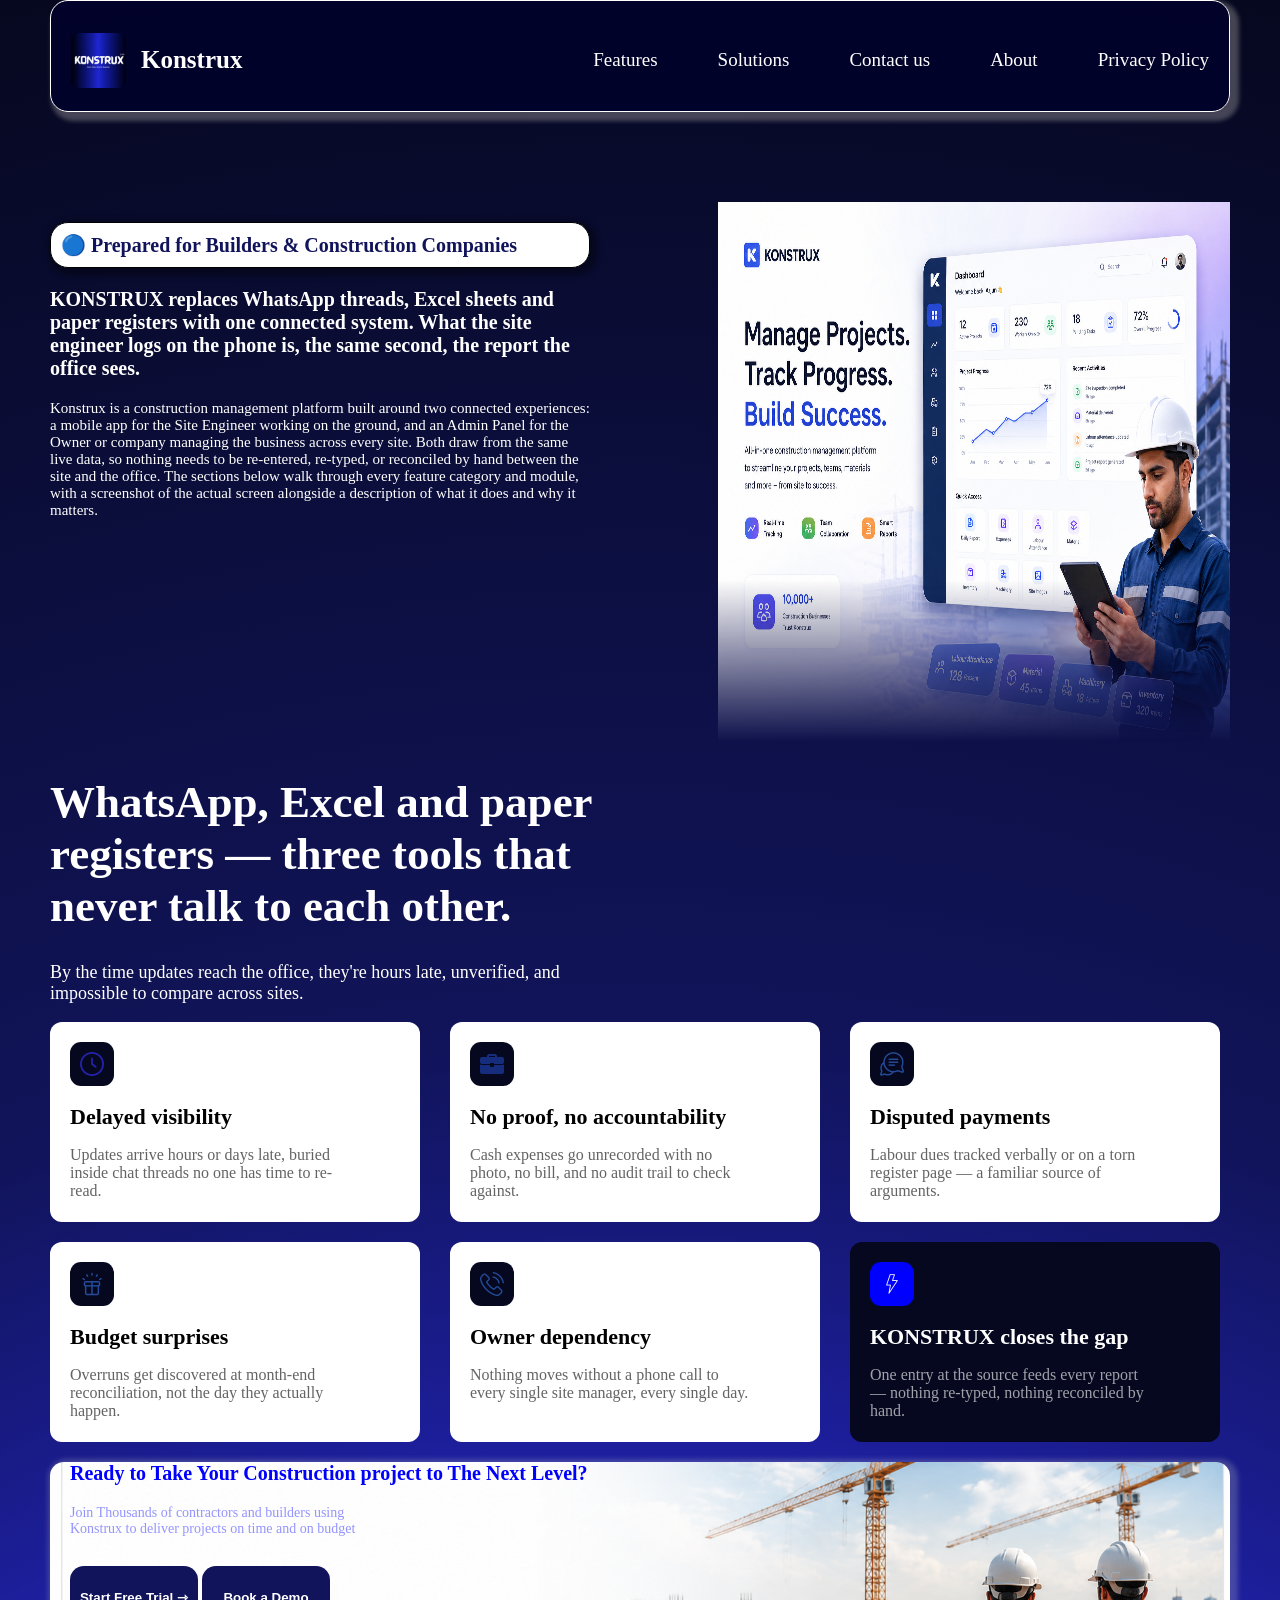
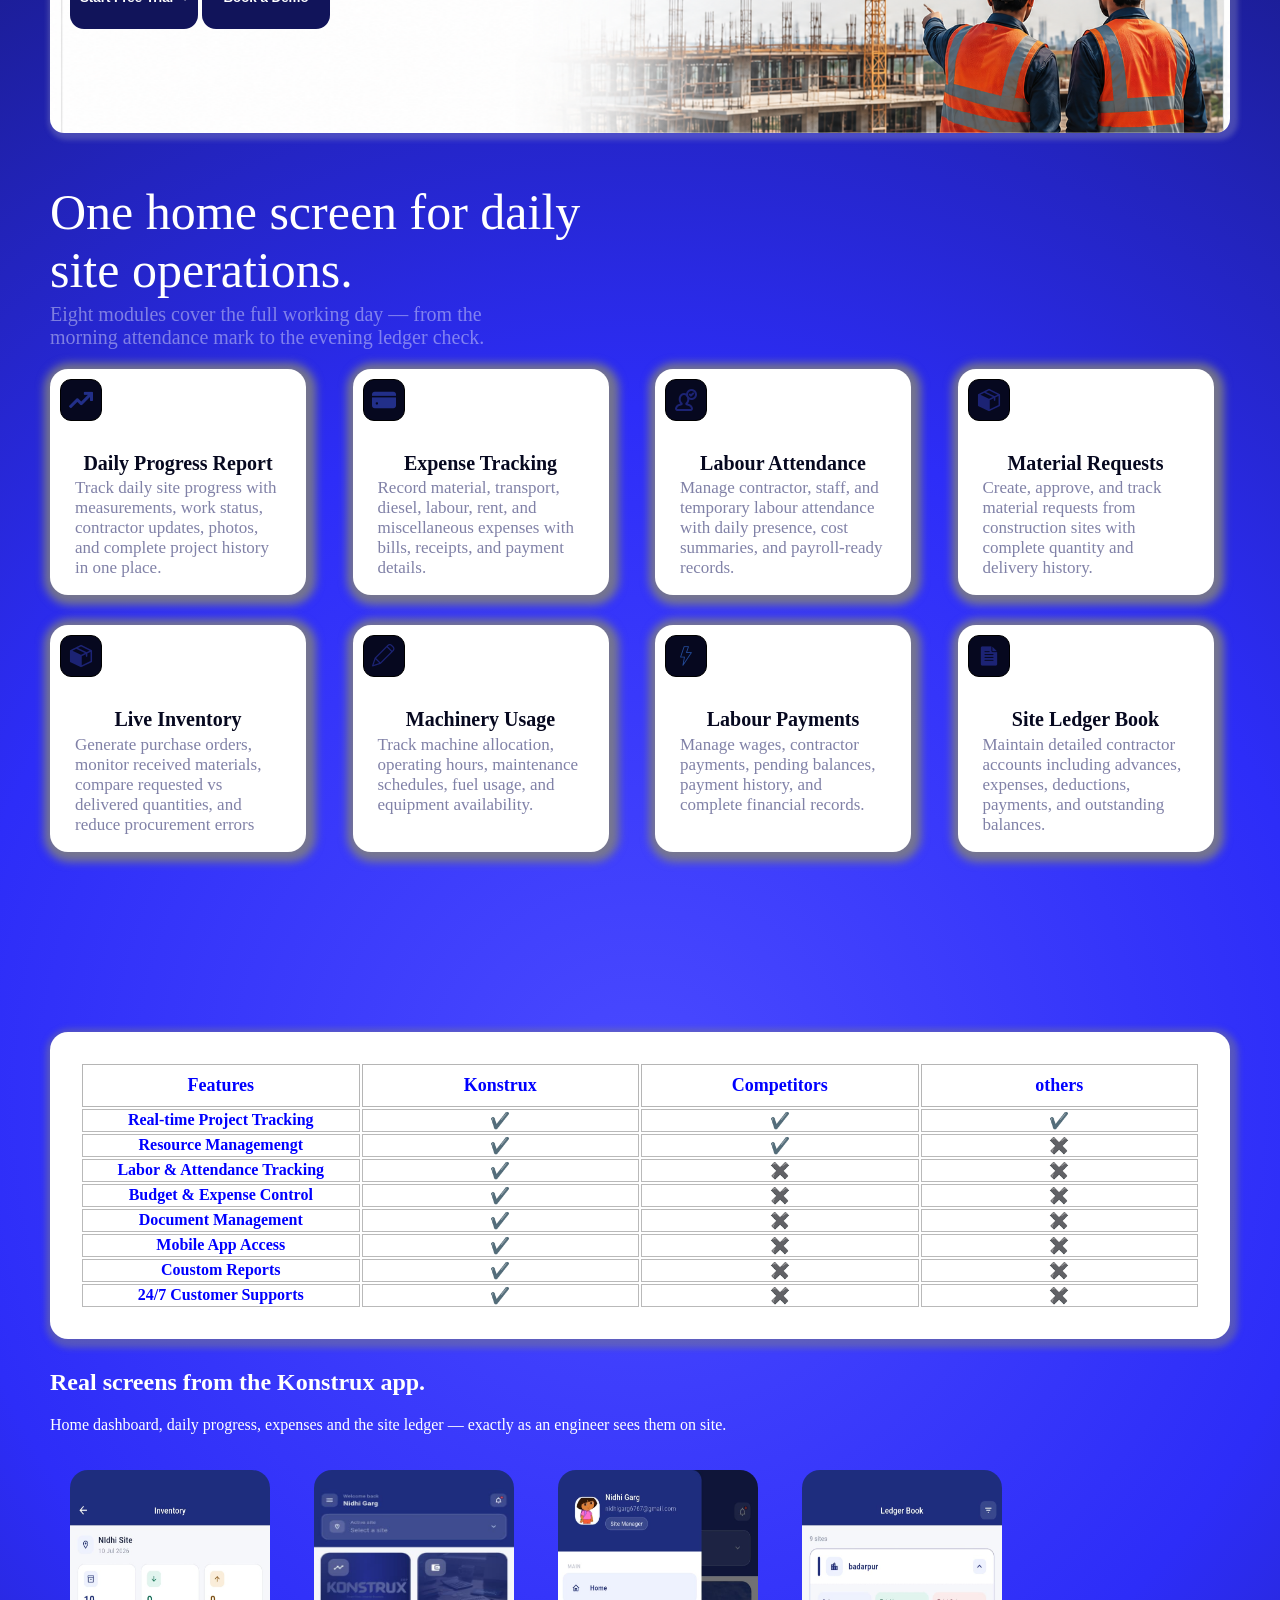
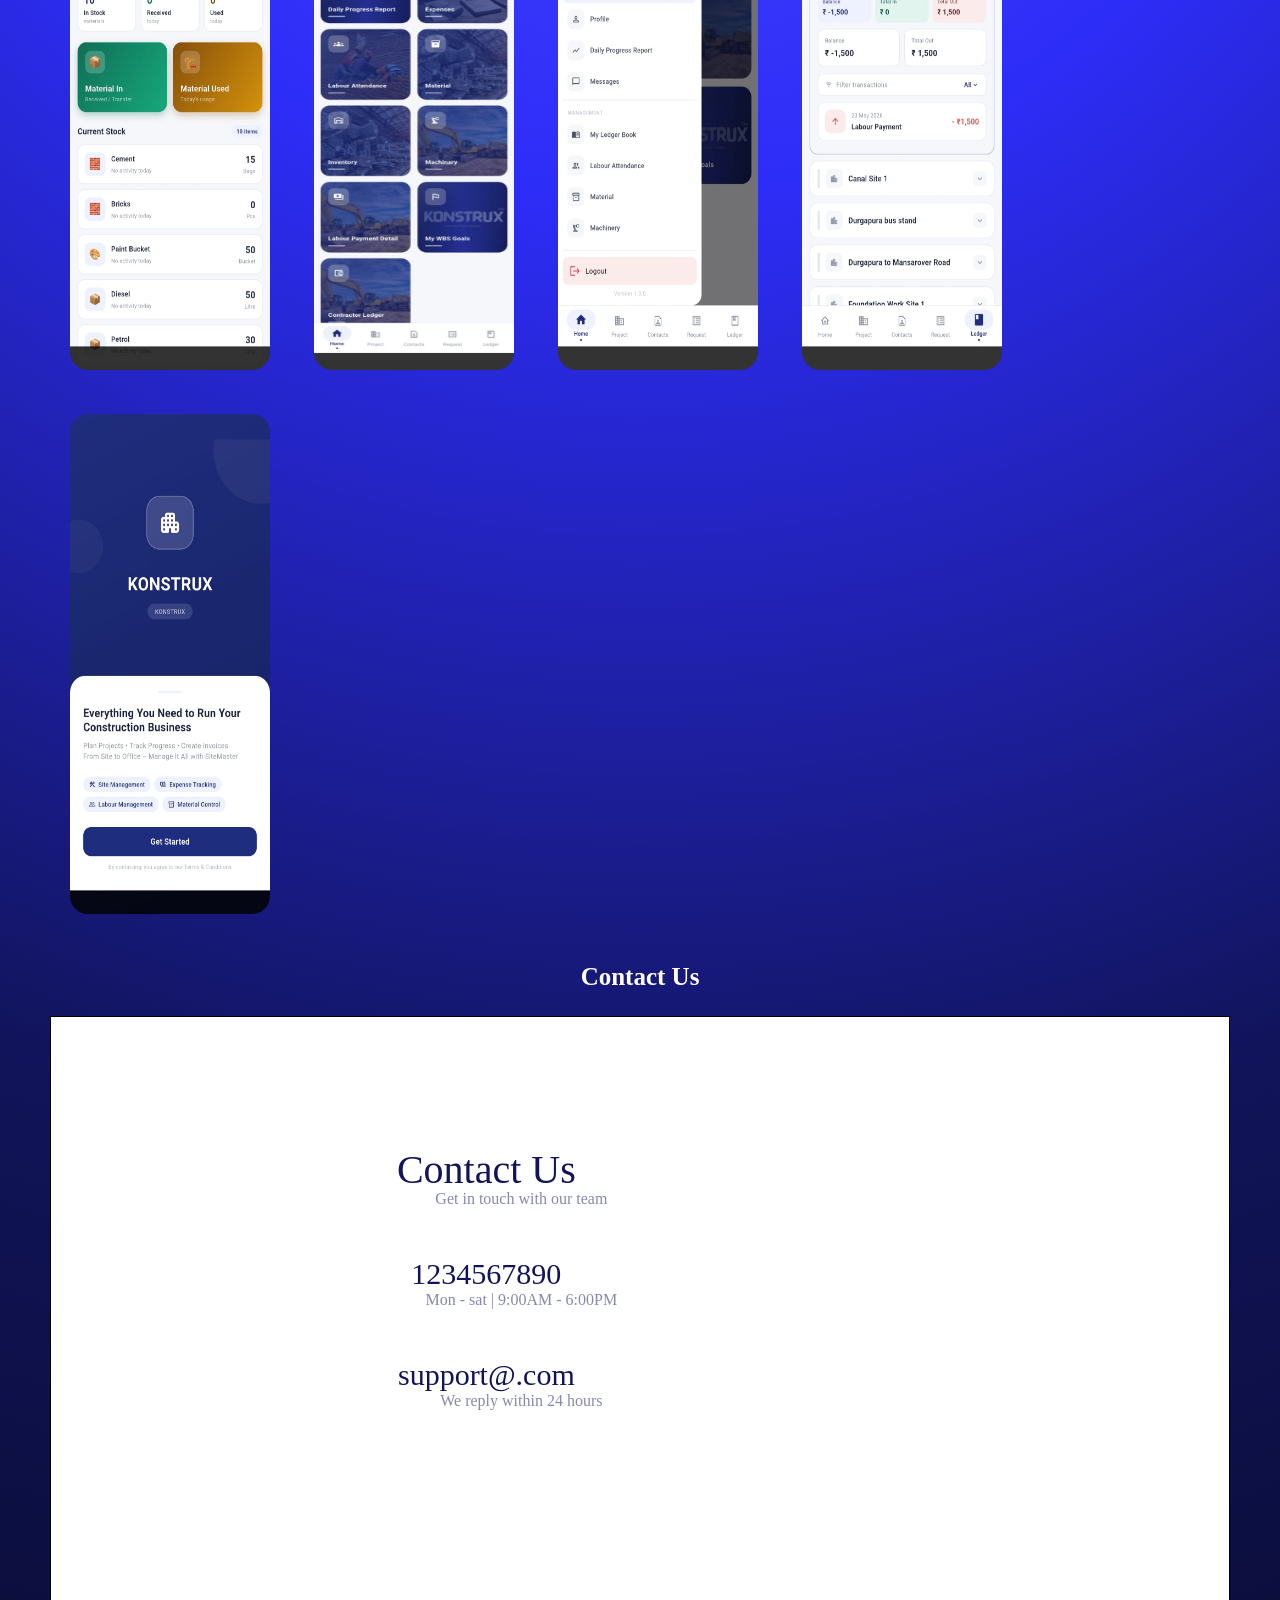
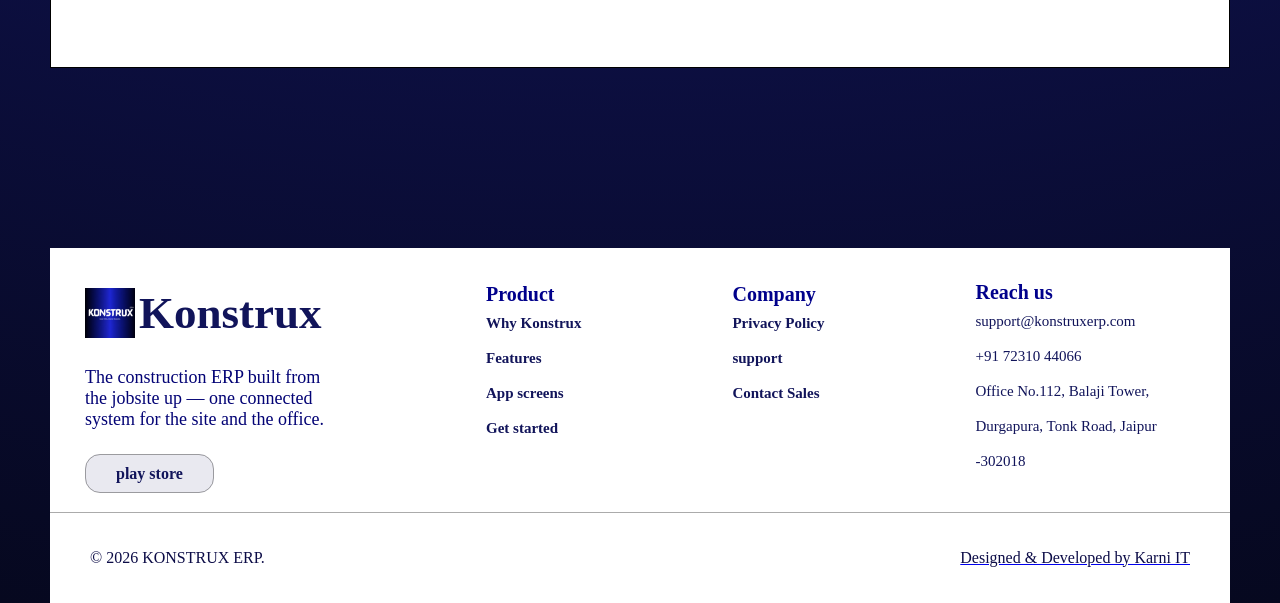
<file: index.html>
<!DOCTYPE html>
<html lang="en">
<head>
    <meta charset="UTF-8">
    <meta name="viewport" content="width=device-width, initial-scale=1.0">
    <title>Document</title>
    <link rel="stylesheet" href="index.css">
    <link rel="stylesheet" href="mobile.css" media="(max-width: 1220px)">
</head>
<body>

  <header>
    <nav>
      <div onclick="window.location.href='index.html#front-page'">
        
        <img src="Konstrux ERP Logo.png" alt="logo">
        <h3>Konstrux</h3>
      </div>

      <div id="menu-img">
      <img src="cart-imgs/menu.png" alt="">
      </div>

      <ul>
       <a href="#feature"> <li>Features</li></a> 
   <a href="#Solutions"><li>Solutions</li></a> 
   <a href="#contact"> <li>Contact us</li></a>
    <a href="#about"><li>About</li></a>
    <a href="#" onclick="window.location.href = 'privacy.html'"><li>Privacy Policy</li></a>
      </ul>
    </nav>
  </header>

   <div id="onther-page">
         <ul>
       <a href="#feature"> <li>Features</li></a> 
   <a href="#Solutions"><li>Solutions</li></a> 
   <a href="#contact"> <li>Contact us</li></a>
    <a href="#about"><li>About</li></a>
    <a href="#" onclick="window.location.href = 'privacy.html'"><li>Privacy Policy</li></a>
      </ul>
      </div>

   <div class="head heading" id="front-page">
   <div class="box1">

    <p>🔵 Prepared for Builders & Construction Companies</p>

    <p>KONSTRUX replaces WhatsApp threads, Excel sheets and paper registers with one connected system. What the site engineer logs on the phone is, the same second, the report the office sees.</p>
    <p>Konstrux is a construction management platform built around two connected experiences: a mobile app for the Site Engineer working on the ground, and an Admin Panel for the Owner or company managing the business across every site. Both draw from the same live data, so nothing needs to be re-entered, re-typed, or reconciled by hand between the site and the office.
The sections below walk through every feature category and module, with a screenshot of the actual screen alongside a description of what it does and why it matters.</p>
   </div>
   <div>
    <img src="file_00000000789c82088b1ebc20960d1d4f.png" alt="logo">
   </div>
   </div>
 
   <div class="container-1" id="Solutions">
    <h1>WhatsApp, Excel and paper registers — three tools that never talk to each other.</h1>
    <p>By the time updates reach the office, they're hours late, unverified, and impossible to compare across sites.</p>
   </div>

   <div class="containor-2">
    <div class="box">
      <img src="cart-imgs/clock.png" alt="">
      <h4>Delayed visibility</h4>
      <p>Updates arrive hours or days late, buried inside chat threads no one has time to re-read.</p>
    </div>
    <div class="box">
      <img src="cart-imgs/briefcase.png" alt="">
      <h4>No proof, no accountability</h4>
      <p>Cash expenses go unrecorded with no photo, no bill, and no audit trail to check against.</p>
    </div>
    <div class="box">
      <img src="cart-imgs/conversation.png" alt="">
      <h4>Disputed payments</h4>
      <p>Labour dues tracked verbally or on a torn register page — a familiar source of arguments.</p>
    </div>
    <div class="box">
      <img src="cart-imgs/gifts.png" alt="">
      <h4>Budget surprises</h4>
      <p>Overruns get discovered at month-end reconciliation, not the day they actually happen.</p>
    </div>
    <div class="box">
      <img src="cart-imgs/phone-call.png" alt="">
      <h4>Owner dependency</h4>
      <p>Nothing moves without a phone call to every single site manager, every single day.</p>
    </div>
    <div class="other-box box">
      <img src="cart-imgs/power .png" alt="">
      <h4>KONSTRUX closes the gap</h4>
      <p>One entry at the source feeds every report — nothing re-typed, nothing reconciled by hand.</p>
    </div>
   </div>

   <div class="background-load">
    <p>Ready to Take Your Construction project to The Next Level?</p>
    <p>Join Thousands of contractors and builders using Konstrux to deliver projects on time and on budget</p>
    <button onclick="window.location.href = 'index.html#contact'">
        <span> Start Free Trial ⇾ </span>
        </button>
    <button onclick="window.location.href = 'index.html#contact'">
       <span>  Book a Demo   </span>
        </button>
   </div>
      
   <div class="containor-3" id="feature">
    <div class="main-heading">
      <p>One home screen for daily site operations.</p>
      <p>Eight modules cover the full working day — from the morning attendance mark to the evening ledger check.</p>
    </div>
       <div class="main-carts">
          <div class="cart-2">
           <img src="cart-imgs/rise.png" alt="">
           <h4>Daily Progress Report</h4>
            <p>Track daily site progress with measurements, work status, contractor updates, photos, and complete project history in one place.</p>
          </div>

          <div class="cart-2">
            <img src="cart-imgs/credit-card.png" alt="">
            <h4>Expense Tracking</h4>
            <p>Record material, transport, diesel, labour, rent, and miscellaneous expenses with bills, receipts, and payment details.</p>
          </div>
          
          <div class="cart-2">
            <img src="cart-imgs/user-check.png" alt="">
            <h4>Labour Attendance</h4>
            <p>Manage contractor, staff, and temporary labour attendance with daily presence, cost summaries, and payroll-ready records.</p>
          </div>
          <div class="cart-2">
            <img src="cart-imgs/cardboard-box.png" alt="">
            <h4>Material Requests</h4>
            <p>Create, approve, and track material requests from construction sites with complete quantity and delivery history.</p>
          </div>
          <div class="cart-2">
             <img src="cart-imgs/cardboard-box.png" alt="">
             <h4>Live Inventory</h4>
            <p>Generate purchase orders, monitor received materials, compare requested vs delivered quantities, and reduce procurement errors</p>
          </div>
          <div class="cart-2">
            <img src="cart-imgs/pen.png" alt="">
            <h4>Machinery Usage</h4>
            <p>Track machine allocation, operating hours, maintenance schedules, fuel usage, and equipment availability.</p>
          </div>
          <div class="cart-2">
            <img src="cart-imgs/power.png" alt="">
            <h4>Labour Payments</h4>
            <p>Manage wages, contractor payments, pending balances, payment history, and complete financial records.</p>
          </div>
          <div class="cart-2">
              <img src="cart-imgs/document.png" alt="">
              <h4>Site Ledger Book</h4>
            <p>Maintain detailed contractor accounts including advances, expenses, deductions, payments, and outstanding balances.</p>
          </div>
        </div>
   </div>

  <table id="table">
    <tr>
        <th>Features</th>
        <th>Konstrux</th>
        <th>Competitors</th>
        <th>others</th>
    </tr>

    <tr>
        <td>Real-time Project Tracking</td>
        <td>✔️</td>
        <td>✔️</td>
        <td>✔️</td>
    </tr>
    <tr>
        <td>Resource Managemengt</td>
        <td>✔️</td>
        <td>✔️</td>
        <td>✖️</td>
    </tr>
    <tr>
        <td>Labor & Attendance Tracking</td>
        <td>✔️</td>
        <td>✖️</td>
        <td>✖️</td>
    </tr>
    <tr>
         <td>Budget & Expense Control</td>
        <td>✔️</td>
        <td>✖️</td>
        <td>✖️</td>
    </tr>
    <tr>
         <td>Document Management</td>
        <td>✔️</td>
        <td>✖️</td>
        <td>✖️</td>
    </tr>
    <tr>
         <td>Mobile App Access</td>
        <td>✔️</td>
        <td>✖️</td>
        <td>✖️</td>
    </tr>
    <tr>
         <td>Coustom Reports</td>
        <td>✔️</td>
        <td>✖️</td>
        <td>✖️</td>
    </tr>
    <tr>
         <td>24/7 Customer Supports</td>
        <td>✔️</td>
        <td>✖️</td>
        <td>✖️</td>
    </tr>
  </table>

  <div class="app-pags" id="app-screen">
    <h2>Real screens from the Konstrux app.</h2>
    <p>Home dashboard, daily progress, expenses and the site ledger — exactly as an engineer sees them on site.</p>
    <img src="app-img/WhatsApp Image 2026-07-10 at 16.26.30.jpeg" alt="one">
    <img src="app-img/WhatsApp Image 2026-07-10 at 16.26.31 (2).jpeg" alt="two">
    <img src="app-img/WhatsApp Image 2026-07-10 at 16.26.32 (2).jpeg" alt="three">
    <img src="app-img/WhatsApp Image 2026-07-10 at 16.26.32.jpeg" alt="four">
    <img src="app-img/WhatsApp Image 2026-07-10 at 16.26.33.jpeg" alt="five">
  
  </div>

  <h3>Contact Us</h3>

  <div class="main-contact" id="contact">
  <div class="Contact">
    <!-- <img src="contact-back.jpg" alt="img"> -->

  <div class="cont">
    

     <div class="cont2">
     <div class="cont2-1 cont2-2">
      <span>Contact Us</span>
      <p>Get in touch with our team</p>
     </div>

     <div>
       <div class="cont2-1">
      <a href="callto:XXXXXXXXXX">1234567890</a>
      <p>Mon - sat | 9:00AM - 6:00PM</p>
     </div>

      <div>
       <div class="cont2-1">
      <a href="mailto:support@Konstruxerp.com">support@.com</a>
      <p>We reply within 24 hours</p>
     </div>
      
     </div>
  </div>
  </div>
  </div>
  </div>
  </div>
    
  <div class="main-footer">
    <footer id="about">
      <div class="first">
      <a class="first-a" href="#front-page"><img src="Konstrux ERP Logo.png" alt="logo">
      <span class="l-logo">Konstrux</span></a> 
      <p class="footer-page">The construction ERP built from the jobsite up — one connected system for the site and the office.</p> 
        
           <div class="play-store">
            <a href="https://play.google.com/store/apps/details?id=com.konstrux.app">play store</a>
           </div>
           </div>

           <div class="second">
                <ul>
                  <span>Product</span>
                  <a href="#table"><li>Why Konstrux</li></a>
                  <a href="#feature"><li>Features</li></a>
                  <a href="#app-screen"><li>App screens</li></a>
                  <a href="#contact"><li>Get started</li></a>
                </ul>
           </div>

           <div class="three">
             <ul>
              <span>Company</span>
             <a href="privacy.html"><li>Privacy Policy</li></a>
             <a href="#contact"><li>support</li></a>
             <a href="#contact"><li>Contact Sales</li></a>
           </div>

           <div class="four">
            <ul>
              <span>Reach us</span>
               <a href="mailto: support@konstruxerp.com"><li>support@konstruxerp.com</li></a>
               <a href="tel:+917231044066 "><li>+91 72310 44066</li></a>
               <a href="https://google.com" target="_blank"><li>Office No.112, Balaji Tower, Durgapura, Tonk Road, Jaipur -302018</li></a>
               </ul>
           </div>

    </footer>
    <div class="last-div">
      <p>&copy; 2026 KONSTRUX ERP.</p>
      <a href="https://karniit.com/"><p>Designed & Developed by Karni IT</p></a>
    </div>
    </div>



    <script>
      const humburgBtn = document.getElementById('menu-img')
      humburgBtn.addEventListener('click', ()=>{
        const anotherpage = document.getElementById('onther-page')
        anotherpage.style.display = 'block'
        anotherpage.addEventListener('click',()=>{
        anotherpage.style.display = 'none'
      })
      })
    </script>
</body>
</html>
</file>
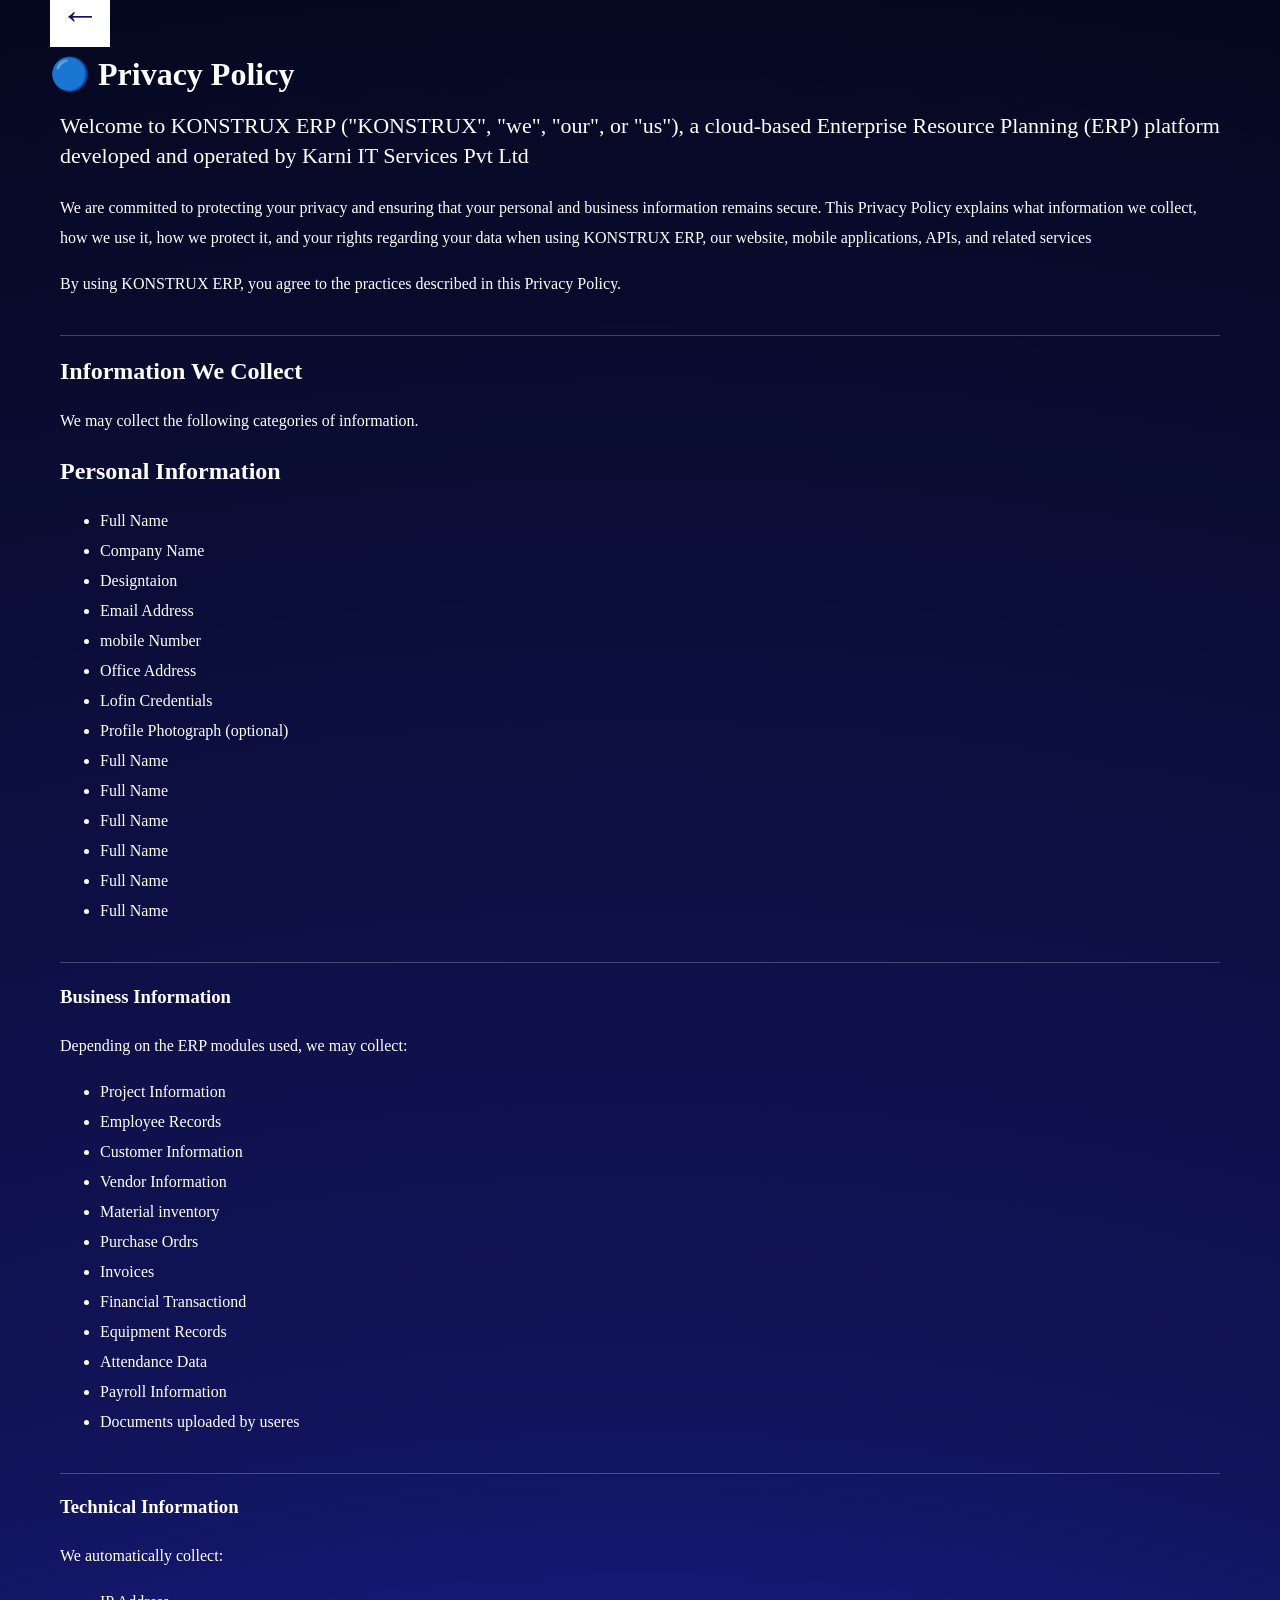
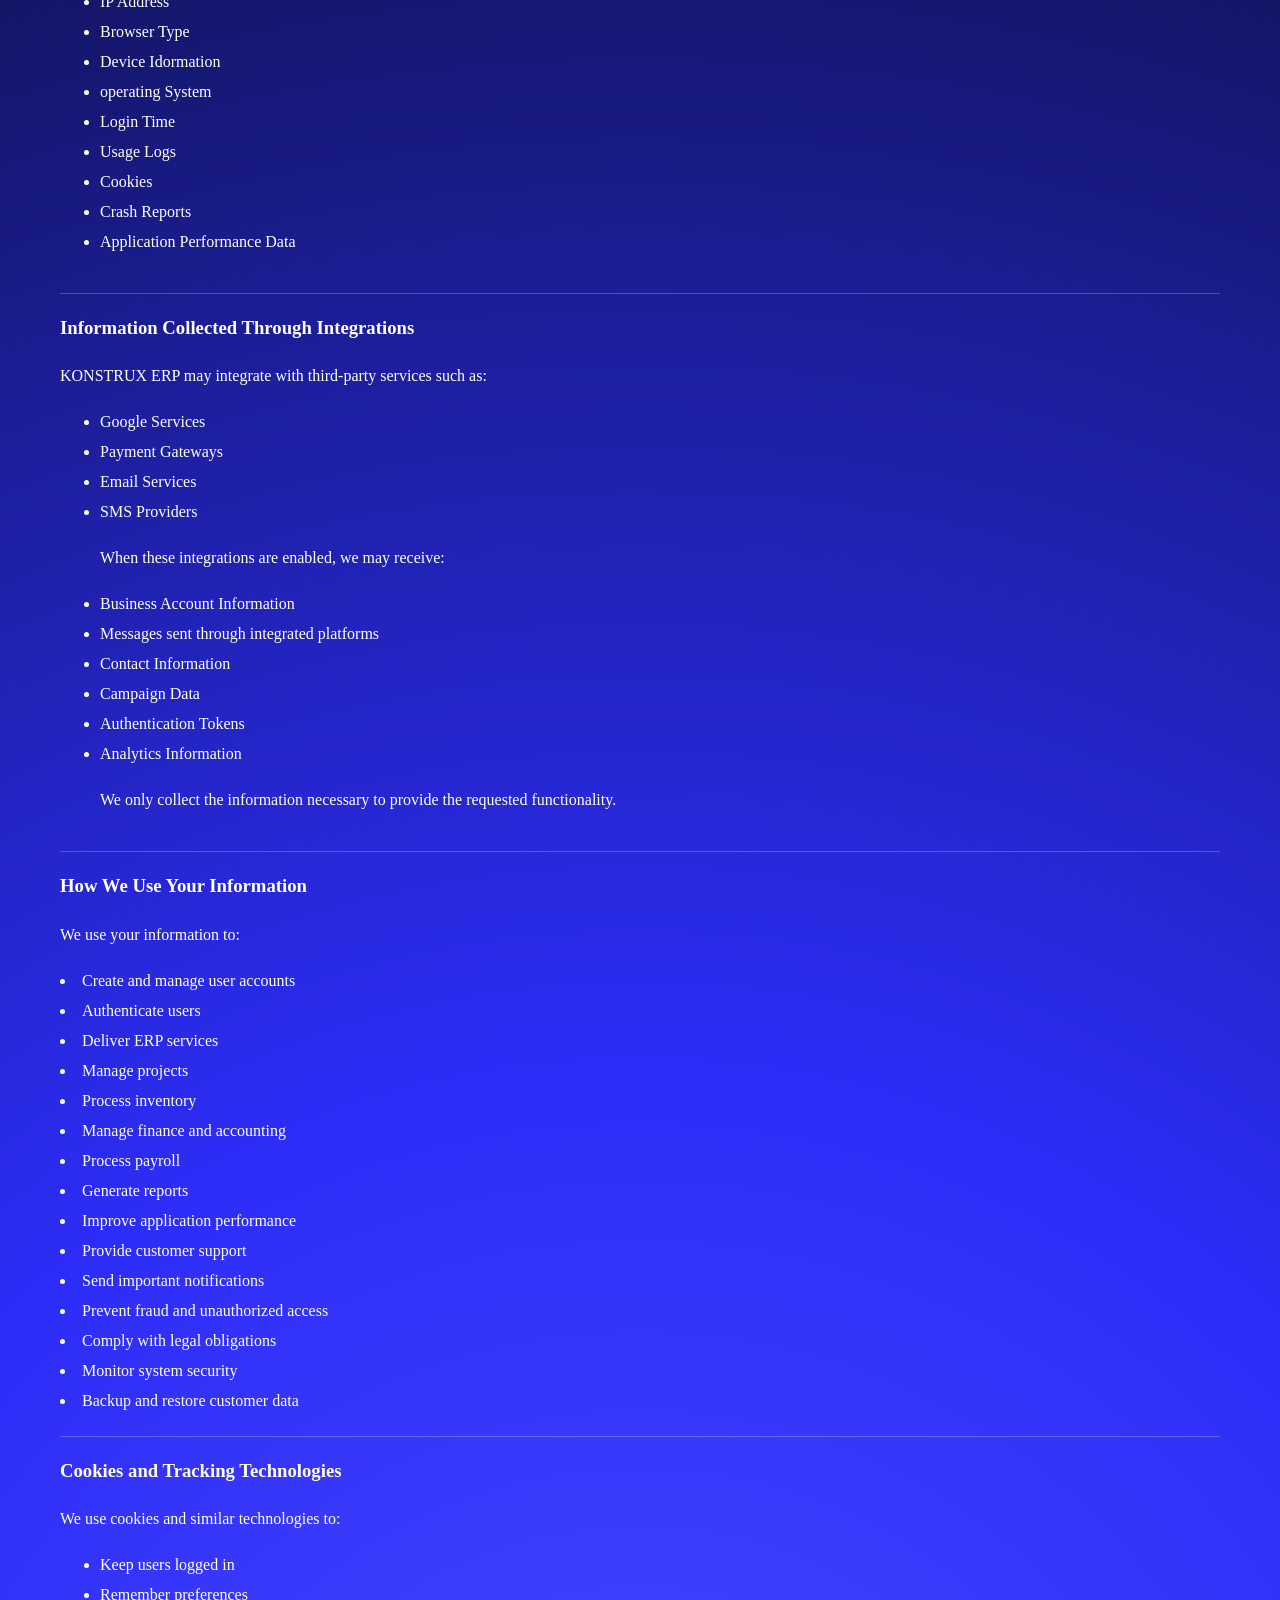
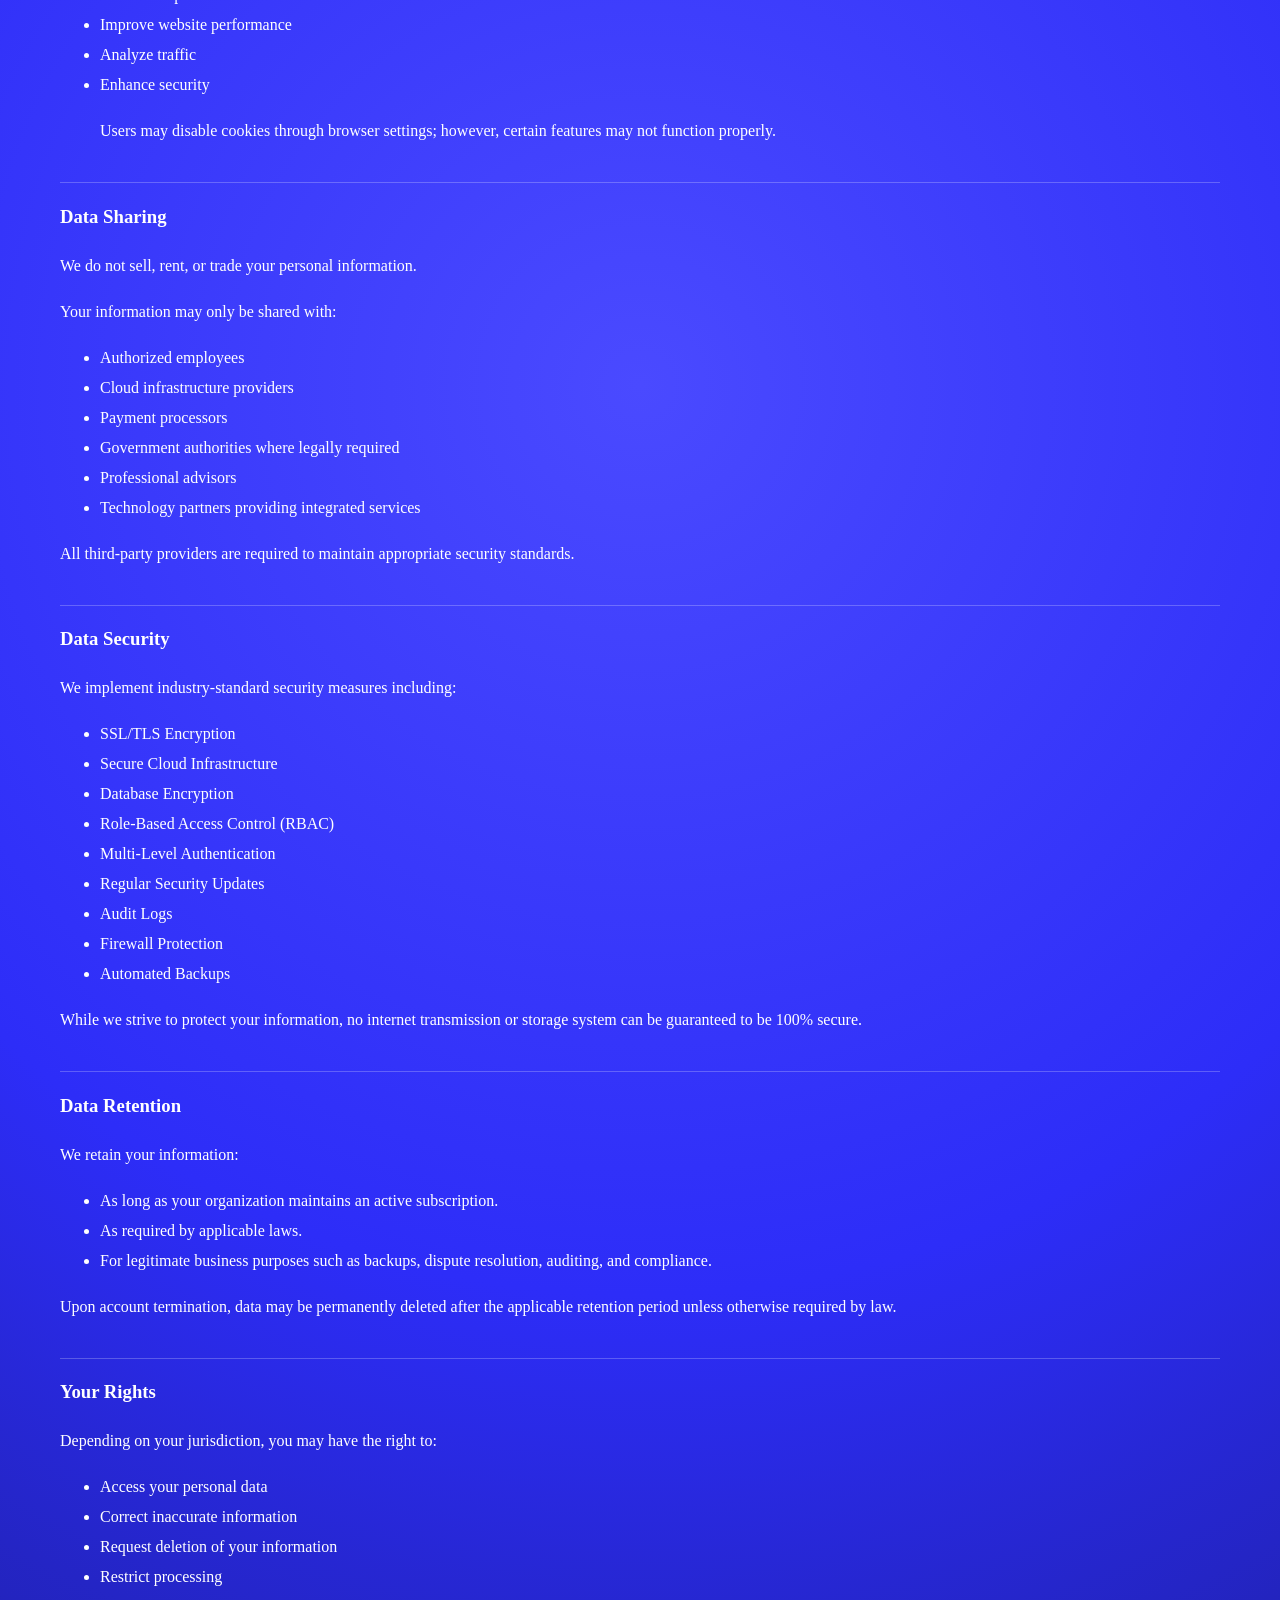
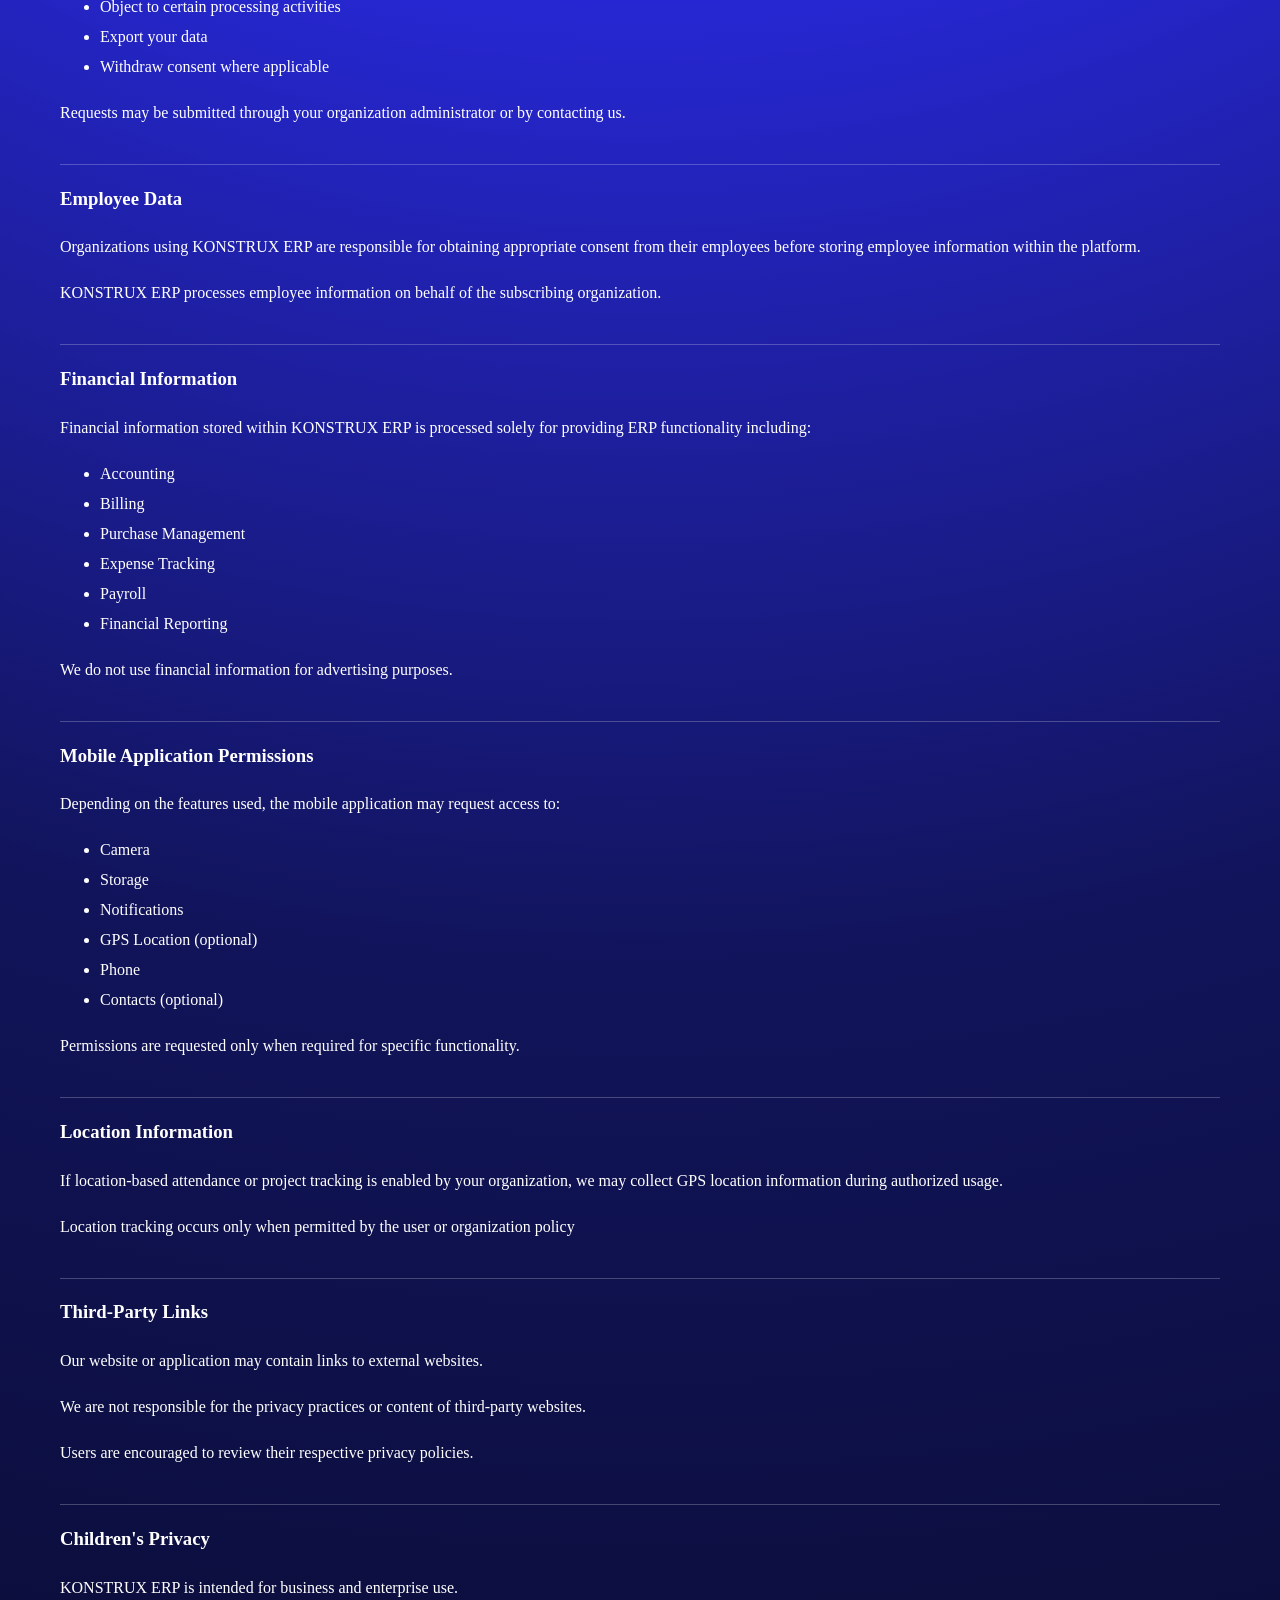
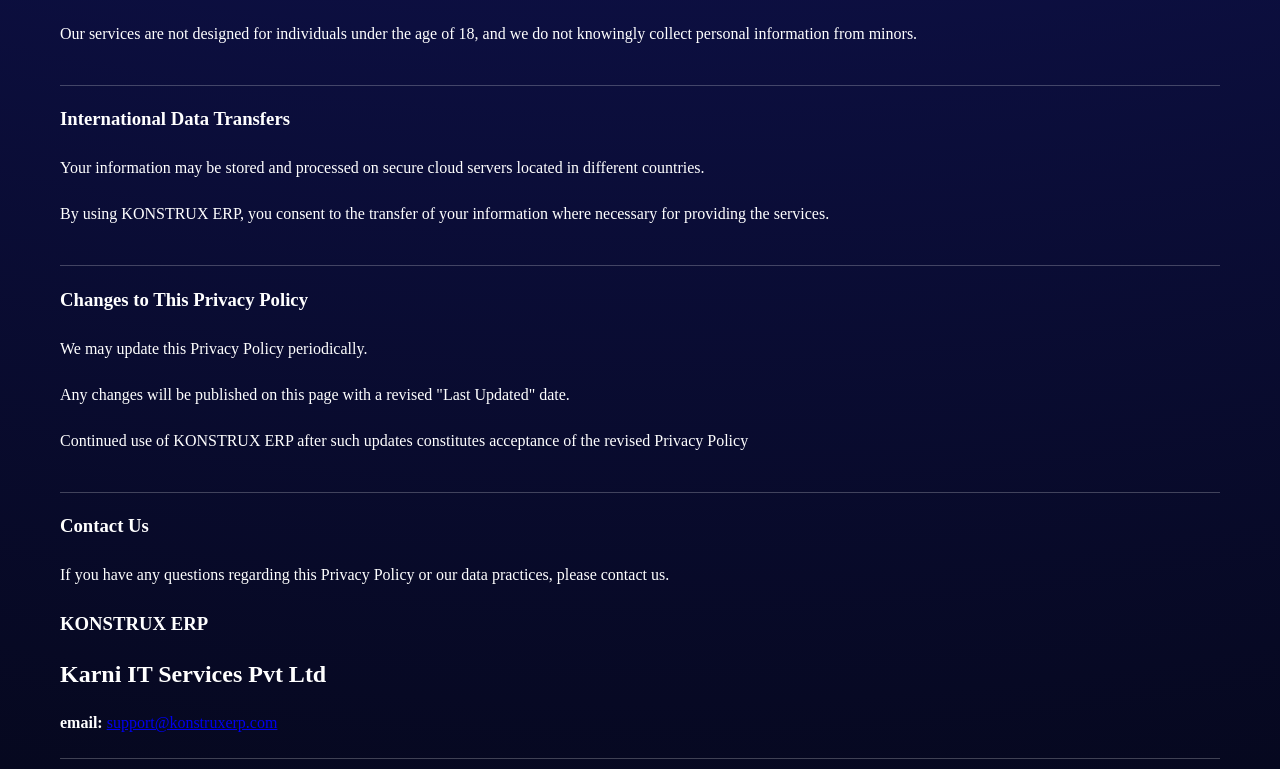
<file: privacy.html>
<!DOCTYPE html>
<html lang="en">
<head>
    <meta charset="UTF-8">
    <meta name="viewport" content="width=device-width, initial-scale=1.0">
    <title>Document</title>
    <style>
        :root{
    --primary-light: #4A4AFF;
    --primary: #2D2DF8;
    --primary-dark: #11145A;
    --background-dark: #06081F;

    --hero-gradient: radial-gradient(
        circle,
        var(--primary-light) 0%,
        var(--primary) 25%,
        var(--primary-dark) 60%,
        var(--background-dark) 100%
    );
}
        body{
            background: var(--hero-gradient);
            color: white;
            margin: 0 50px 0 50px;
            line-height: 30px;
        }
        .privacy,.privacy-2 {
            border-bottom: 1px solid rgba(255, 254, 254, 0.233);
            padding-bottom: 20px;
            margin: 10px;
        }
        .privacy p:first-child{
              font-size: 22px;
        }
        .close{
          font-size: 40px;
          background-color: white;
          padding: 10px;
          color: #11145A;
          font-weight: bold;
          cursor: pointer;
        }
        .close:hover{
            background-color: transparent;
            color: white;
            border: 1px solid rgba(255, 255, 255, 0.226);
        }

    </style>
</head>
<body>
        <span onclick="window.location.href= 'index.html'" class="close">←</span>

        <div>
            <h1>🔵 Privacy Policy</h1>
        </div>

  <div class="privacy">
    <p>Welcome to KONSTRUX ERP ("KONSTRUX", "we", "our", or "us"), a cloud-based Enterprise Resource Planning (ERP) platform developed and operated by 
Karni IT Services Pvt Ltd 
</p>
<p>We are committed to protecting your privacy and ensuring that your personal and business information remains secure. This Privacy Policy explains what information we collect, how we use it, how we protect it, and your rights regarding your data when using KONSTRUX ERP, our website, mobile applications, APIs, and related services</p>

<p>By using KONSTRUX ERP, you agree to the practices described in this Privacy Policy.</p>
  </div>

  <div class="privacy-2">
    <h2>Information We Collect</h2>
    <p>We may collect the following categories of information.</p>
    <h2>Personal Information</h2>
    <ul>
       <li>Full Name</li>
       <li>Company Name</li>
       <li>Designtaion</li>
       <li>Email Address</li>
       <li>mobile Number</li>
       <li>Office Address</li>
       <li>Lofin Credentials</li>
       <li>Profile Photograph (optional)</li>
       <li>Full Name</li>
       <li>Full Name</li>
       <li>Full Name</li>
       <li>Full Name</li>
       <li>Full Name</li>
       <li>Full Name</li>
    </ul>
  </div>

  <div class="privacy-2">
    <h3>Business Information</h3>
    <p>Depending on the ERP modules used, we may collect:</p>
    <ul>
        <li>Project Information</li>
        <li> Employee Records</li>
        <li>Customer Information</li>
        <li>Vendor Information</li>
        <li>Material inventory</li>
        <li>Purchase Ordrs</li>
        <li>Invoices</li>
        <li>Financial Transactiond</li>
        <li>Equipment Records</li>
        <li>Attendance Data</li>
        <li>Payroll Information</li>
        <li>Documents uploaded by useres</li>
    </ul>
  </div>

  <div class="privacy-2">
    <h3>Technical Information</h3>
    <p>We automatically collect:</p>

    <ul>
        <li>IP Address</li>
        <li>Browser Type</li>
        <li>Device Idormation</li>
        <li>operating System</li>
        <li>Login Time</li>
        <li>Usage Logs</li>
        <li>Cookies</li>
        <li>Crash Reports</li>
        <li>Application Performance Data</li>
    </ul>
  </div>

  <div class="privacy-2">
    <h3>Information Collected Through Integrations</h3>
    <p>KONSTRUX ERP may integrate with third-party services such as:</p>
    <ul>
        <li>Google Services</li>
        <li>Payment Gateways</li>
        <li>Email Services</li>
        <li>SMS Providers</li>
        <p>When these integrations are enabled, we may receive:</p>
        <li>Business Account Information</li>
        <li>Messages sent through integrated platforms</li>
        <li>Contact Information</li>
        <li>Campaign Data</li>
        <li>Authentication Tokens</li>
        <li>Analytics Information</li>
        <p>We only collect the information necessary to provide the requested functionality.</p>
    </ul>
  </div>

  <div class="privacy-2">
    <h3>How We Use Your Information</h3>
    <p>We use your information to:</p>
    <li>Create and manage user accounts</li>
    <li>Authenticate users</li>
    <li>Deliver ERP services</li>
    <li>Manage projects</li>
    <li>Process inventory</li>
    <li>Manage finance and accounting</li>
    <li>Process payroll</li>
    <li>Generate reports</li>
    <li>Improve application performance</li>
    <li>Provide customer support</li>
    <li>Send important notifications</li>
    <li>Prevent fraud and unauthorized access</li>
    <li>Comply with legal obligations</li>
    <li>Monitor system security</li>
    <li>Backup and restore customer data</li>
  </div>

  <div class="privacy-2">
    <h3>Cookies and Tracking Technologies</h3>
    <p>We use cookies and similar technologies to:</p>
    <ul>
        <li>Keep users logged in</li>
        <li>Remember preferences</li>
        <li>Improve website performance</li>
        <li>Analyze traffic</li>
        <li>Enhance security</li>
        <p>Users may disable cookies through browser settings; however, certain features may not function properly.</p>
    </ul>
  </div>

  <div class="privacy-2">
        <h3>Data Sharing</h3>
        <p>We do not sell, rent, or trade your personal information.</p>
        <p>Your information may only be shared with:</p>
        <ul>
            <li>Authorized employees</li>
            <li>Cloud infrastructure providers</li>
            <li>Payment processors</li>
            <li>Government authorities where legally required</li>
            <li>Professional advisors</li>
            <li>Technology partners providing integrated services</li>
        </ul>
        <p>All third-party providers are required to maintain appropriate security standards.</p>
  </div>

  <div class="privacy-2">
         <h3>Data Security</h3>
         <p>We implement industry-standard security measures including:</p>
         <ul>
            <li>SSL/TLS Encryption</li>
            <li>Secure Cloud Infrastructure</li>
            <li>Database Encryption</li>
            <li>Role-Based Access Control (RBAC)</li>
            <li>Multi-Level Authentication</li>
            <li>Regular Security Updates</li>
            <li>Audit Logs</li>
            <li>Firewall Protection</li>
            <li>Automated Backups</li>
         </ul>
         <p>While we strive to protect your information, no internet transmission or storage system can be guaranteed to be 100% secure.</p>
  </div>

  <div class="privacy-2">
    <h3>Data Retention</h3>
    <p>We retain your information:</p>
    <ul>
        <li>As long as your organization maintains an active subscription.</li>
        <li>As required by applicable laws.</li>
        <li>For legitimate business purposes such as backups, dispute resolution, auditing, and compliance.</li>
    </ul>
    <p>Upon account termination, data may be permanently deleted after the applicable retention period unless otherwise required by law.</p>
  </div>

  <div class="privacy-2">
    <h3>Your Rights</h3>
      <p>Depending on your jurisdiction, you may have the right to:</p>
      <ul>
        <li>Access your personal data</li>
        <li>Correct inaccurate information</li>
        <li>Request deletion of your information</li>
        <li>Restrict processing</li>
        <li>Object to certain processing activities</li>
        <li>Export your data</li>
        <li>Withdraw consent where applicable</li>
      </ul>
      <p>Requests may be submitted through your organization administrator or by contacting us.</p>
  </div>

  <div class="privacy-2">
      <h3>Employee Data</h3>
      <p>Organizations using KONSTRUX ERP are responsible for obtaining appropriate consent from their employees before storing employee information within the platform.</p>
      <p>KONSTRUX ERP processes employee information on behalf of the subscribing organization.</p>
  </div>

  <div class="privacy-2">
       <h3>Financial Information</h3>
       <p>Financial information stored within KONSTRUX ERP is processed solely for providing ERP functionality including:</p>
       <ul>
        <li>Accounting</li>
        <li>Billing</li>
        <li>Purchase Management</li>
        <li>Expense Tracking</li>
        <li>Payroll</li>
        <li>Financial Reporting</li>
       </ul>
       <p>We do not use financial information for advertising purposes.</p>
  </div>

  <div class="privacy-2">
      <h3>Mobile Application Permissions</h3>
      <p>Depending on the features used, the mobile application may request access to:</p>
      <ul>
        <li>Camera</li>
        <li>Storage</li>
        <li>Notifications</li>
        <li>GPS Location (optional)</li>
        <li>Phone</li>
        <li>Contacts (optional)</li>
      </ul>
      <p>Permissions are requested only when required for specific functionality.</p>
  </div>

  <div class="privacy-2">
    <h3>Location Information</h3>
    <p>If location-based attendance or project tracking is enabled by your organization, we may collect GPS location information during authorized usage.</p>
    <p>Location tracking occurs only when permitted by the user or organization policy</p>
  </div>

  <div class="privacy-2">
    <h3>Third-Party Links</h3>
    <p>Our website or application may contain links to external websites.</p>
    <p>We are not responsible for the privacy practices or content of third-party websites.</p>
    <p>Users are encouraged to review their respective privacy policies.</p>
  </div>

  <div class="privacy-2">
     <h3>Children's Privacy</h3>
     <p>KONSTRUX ERP is intended for business and enterprise use.</p>
     <p>Our services are not designed for individuals under the age of 18, and we do not knowingly collect personal information from minors.</p>
  </div>

  <div class="privacy-2">
    <h3>International Data Transfers</h3>
    <p>Your information may be stored and processed on secure cloud servers located in different countries.</p>
    <p>By using KONSTRUX ERP, you consent to the transfer of your information where necessary for providing the services.</p>
  </div>

  <div class="privacy-2">
      <h3>Changes to This Privacy Policy</h3>
      <p>We may update this Privacy Policy periodically.</p>
      <p>Any changes will be published on this page with a revised "Last Updated" date.</p>
      <p>Continued use of KONSTRUX ERP after such updates constitutes acceptance of the revised Privacy Policy</p>
  </div>

  <div class="privacy-2">
      <h3>Contact Us</h3>
      <p>If you have any questions regarding this Privacy Policy or our data practices, please contact us.</p>
      <h3>KONSTRUX ERP</h3>

      <h2>Karni IT Services Pvt Ltd</h2>

      <div>
        <span style="font-weight: bold;">email:</span>
        <a href="Mailto: support@konstruxerp.com">support@konstruxerp.com</a>
      </div>

  </div>
</body>
</html>
</file>
<file: index.css>
body{
    margin: 0 50px 0 50px ;
    color: white;
    padding: 0;
    /* font-family: Etho; */
    background: var(--hero-gradient);
}
:root{
    --primary-light: #4A4AFF;
    --primary: #2D2DF8;
    --primary-dark: #11145A;
    --background-dark: #06081F;

    --hero-gradient: radial-gradient(
        circle,
        var(--primary-light) 0%,
        var(--primary) 25%,
        var(--primary-dark) 60%,
        var(--background-dark) 100%
    );
}
header{
    height: 70px;
    border: 1px solid white;
    border-radius: 18px;
    padding: 20px;
    background-color: rgba(1, 1, 44, 0.781);
    z-index: 1;
    cursor: pointer;
    position: sticky;
    top: 0;
    box-shadow: 5px 5px 4px 4px rgba(172, 167, 167, 0.377);
}
header nav{
    display: flex;
    justify-content: space-between;
    align-items: center;
}
header nav div {
    display: flex;
    align-items: center;
    gap: 15px;
}
#menu-img{
    display: none;
    padding: 5px;
    border-radius: 25px;
    background-color: #06081F;
}
#onther-page{
    display: none;
    height: 300px;
    width: 100%;
    border: 1px solid black;
    background-color: #06081F;
}
#onther-page ul{
    list-style: none;
    line-height: 50px;
}
#onther-page ul a{
    text-decoration: none;
}
#onther-page ul a li{
    border-bottom: 1px solid rgba(238, 238, 243, 0.158);
    color: white;
    font-size: 18px;
}
header nav div img{
    height: 55px;
    border-radius: 8px;
}
header nav ul{
    list-style: none;
    display: flex;
    gap: 60px;
}
header nav ul a{
    text-decoration: none;
    color: white;
    font-size: 19px;
}
header nav ul a:hover{
    color: blue;
    text-decoration: underline;
}
.head{
    display: flex;
    margin-top: 10vh;
    cursor: pointer;
}
.head img{
    width: 40vw;
    height: 60vh;
    -webkit-mask-image: linear-gradient(to bottom,
    black 70%,
    transparent 100%);
    mask-image: linear-gradient(to bottom,
    black 70%,
    transparent 100%);
    box-shadow: -3px 15px 10px 10px black;
}
.container-1{
    width: 50%;
}
.container-1 h1{
    font-size: 45px;
}
.container-1 p{
    font-size: 18px;
}
.containor-2{
    display: grid;
    grid-template-columns: repeat(3, 1fr);
    grid-template-rows: repeat(2,1fr);
    gap: 20px;
}
.containor-2 .box{
    height: 160px;
    width: 350px;
    border-radius: 12px;
    background: white;
    padding: 20px 0 20px 20px;
    line-height: 1px;
    
}
.containor-2 .box img{
    padding: 10px;
    background-color: #06081F;
    border-radius: 11px;
}
.containor-2 .box h4{
    color: black;
    font-size: 22px;
}
.containor-2 .box p{
    color: rgba(0, 0, 0, 0.61);
    font-size: 16px;
    width: 280px;
    line-height: 18px !important;
}
.other-box{
   background-color: #06081F !important;
}
.other-box img{
    background-color: blue !important;
}
.other-box h4{
    color: white !important;
}
.other-box p{
    color: rgba(255, 255, 255, 0.623) !important;
}
.box1 p{
    margin-right: 10vw;
}
.box1 p:first-child{
    font-size: 20px;
    border: 1px solid black;
    padding: 10px;
    border-radius: 18px;
    background-color: white;
    color: #11145A;
    font-weight: bold;
    box-shadow: 3px 3px 5px 5px rgba(0, 0, 0, 0.342);
}
.box1 p:first-child:hover{
    background: var(--hero-gradient);
    color: white;
}
.box1 p:nth-child(2){
    font-size: 20px;
    font-weight: 600;
}
.box1 p:nth-child(3){
    font-size: 15px;
}
.first-card{
    box-shadow: 3px 2px 5px 5px rgba(207, 206, 206, 0.295);
    height: 40vh;
    margin-top: 10vh;
    background-color: white;
    display: flex;
    flex-direction: column;
    border-radius: 14px;
}
.first-card img{
    height: 15vh;
    width: 100%;
}
.first-card .f-card{
      border-radius: 15px;
      height: 120px;
      width: 120px;
      box-shadow: 3px 2px 5px 5px rgba(0, 0, 0, 0.253);
      background-color: rgba(128, 128, 128, 0.075);      
}
.new-card{
      display: flex;
       flex-direction: row;
       gap: 80px;
       padding: 20px;
       justify-content: center;
}
.f-card img{
    height: 60px;
    width: 60px;
}
.background-load{
    background: url("background.png") no-repeat center center/cover;
    box-shadow: 3px 2px 5px 5px rgba(194, 193, 193, 0.253);
    height: 30vh;
    margin: 20px 0;
    color: blue;
    border-radius: 14px;
    padding: 0 20px;
    border-bottom: 1px solid rgba(255, 255, 255, 0.253);
}
.background-load p:first-child{
    font-size: 20px;
    font-weight: 600;
}
.background-load p:nth-child(2){
    font-size: 14px;
    width: 25vw;
    color: rgba(0, 0, 255, 0.418);
}
.background-load button{
    width: 10vw;
    height: 7vh;
    overflow: hidden;
    margin-top: 15px;
    border: none;
    border-radius: 14px;
    background: var(--primary-dark);
    color: white;
    font-weight: bold;   
}
.background-load button span{
    display: inline-block;
}
.background-load button:hover{
    background-color: white;
    color: #11145A;
    border: 1px solid #11145A;
    transition: background-color 0.8s ease, color 0.8s ease, border 0.8s ease;
}
.background-load button:hover span{
    animation: textMove 0.6s ease-in-out;
}
@keyframes textMove{
    0%{
        transform: translateX(0);
        opacity: 1;
    }
    49%{
        transform: translateX(40px);
        opacity: 0;
    }
    50%{
        transform: translateX(-40px);
        opacity: 0;
    }
    100%{
        transform: translateX(0);
        opacity: 1;
    }
}
.main-heading p:first-child{
   font-size: 50px;
   width: 580px;
   height: 70px;
}
.main-heading p:nth-child(2){
    font-size: 20px;
   width: 500px;
   color: rgba(255, 255, 255, 0.411);
}
.main-carts{
     display: grid;
     grid-template-columns: repeat(4, 1fr);
     grid-template-rows: repeat(2,1fr);
     gap: 30px;
     margin-bottom: 20vh;
}
.main-carts div{
    max-height: 60vh;
    background-color: white;
    width: 20vw;
    box-shadow: 2px 2px 8px 8px rgba(128, 128, 128, 0.87);
    border-radius: 18px;
    transition: transform 0.3s ease, box-shadow 0.3s ease;
}
.main-carts div:hover{
    transform: translateY(-8px); box-shadow: 0 5px 10px rgba(0, 0, 0,0.15);
}
.main-carts .cart1 p{
           color: #11145A;
           font-size: 16px;
           padding: 0 50px 0 0;
           position: relative;
           bottom: 70px;
}

.main-carts .cart-2 p{
    color: #11135a88;
    margin-top: 20px;
    padding: 0 25px;
    font-size: 17px;
}
.main-carts .cart-2 img{
    border: 1px solid black;
    padding: 8px;
    margin: 10px 0 0 10px;
    border-radius: 11px;
    background-color: #06081F;
}
.main-carts .cart-2 h4{
    color:#06081F;
    align-items: center;
    text-align: center;
    font-size: 20px;
    height: 0;
}
table{
    background-color: white;
    color: blue;
    width: 100%;
    margin-bottom: 30px;
    padding: 30px;
    border-radius: 18px;
    cursor: pointer;
    box-shadow: 2px 3px 6px 6px rgba(128, 128, 128, 0.486);
}
table th{
    border: 1px solid rgba(100, 99, 99, 0.473);
    text-align: center;
    width: 25%; 
    padding: 10px; 
    font-weight: bold;
    font-size: 18px;
}
table td{
    text-align: center;
    border: 1px solid rgba(0, 0, 0, 0.274);
    font-weight: bold;
}
 h3{
    text-align: center;
    font-size: 25px;
}
.main-contact{
       border: 1px solid black;
       background-color: white;
       padding: 100px 150px;
       margin-bottom: 20vh;
}
.Contact{
    height: 50vh; 
    /* background-attachment: fixed; */
    background-repeat: no-repeat;
    background-size: contain;
}
.cont{
    display: flex;
    position: relative;
}
.cont1{
    width: 35%;
    height: 50vh;
}
.cont1 img{
    justify-content: flex-start;
    align-items: start;
    height: 250px;
    width: 350px;
}
.cont1 h3{
    position: relative;
    bottom: 70px;
    line-height: 10px;
}
.cont1 p{
    padding: 20px;
    position: relative;
    bottom: 100px;
    font-size: 16px;
    color: rgba(255, 255, 255, 0.541);
}
.cont2{
    width: 65%;
    height: 50vh;
    justify-content: center;
    text-align: center;
}
.cont2-1{
    color: black;
    line-height: 5px;
    margin-top: 50px;
    justify-content: center;
    text-align: center;
}
.cont2-1 span:first-child{
    font-size: 40px;
    color: #11145A;
}
.cont2-1 p{
    font-size: 16px;
    color: #11135a81;
    margin-left: 70px;
    padding-bottom: 20px;
}
.cont2-1 a{
    text-decoration: none;
    color: #11145A ;
    font-size: 30px;
    align-items: end;
}
.cont2-2{
    animation: none !important;
}
.cont2-1:hover{
    border-bottom: 1px solid rgba(0, 0, 0, 0.253);
    animation: textMove 0.6s ease-in-out ;
}
.app-pags img{
        height: 500px;
        width: 200px;
        margin: 20px;
        border-radius: 18px;
        transition: transform 0.3s ease;
         border: 1px solid rgba(255, 253, 253, 0.582);
         border-style: none;
}
.app-pags img:hover{
    border: 1px solid rgba(255, 253, 253, 0.582);
    transform: translateY(-20px);
}
footer{
    /* border: 1px solid white; */
    background-color: white;
    height: auto;
    padding: 15px 35px;
    display: flex;
    gap: 10%;    
}
footer img{
    height: 50px;
   margin: 25px 0 0 0;
}
footer a{
    text-decoration: none;
    color: #11145A;
}
footer li{
    font-size: 15px;
    list-style: none;
    line-height: 35px;
}
.first-a{
    white-space: nowrap;
}
.l-logo{
    font-size: 45px;
    font-weight: bold;
    position: relative;
    bottom: 10px;
}
.footer-page{
    color: rgb(3, 3, 117);
    width: 250px;
    font-size: 18px;
    height: 80px;
    /* margin-left: 20px; */
}
.play-store{
    border: 1px solid rgba(0, 0, 0, 0.336);
    display: inline;
    padding: 10px 30px;
    background-color: #11135a17;
    border-radius: 15px;
    text-align: center;
    font-weight: bold;
}
.play-store a{
    text-decoration: none;
    color: #11145A;
}
.four{
    font-size: 18px;
}
.second,.three li{
    white-space: nowrap;
}
.second,.three,.four span{
    color: darkblue;
    font-size: 20px;
    font-weight: bold;
    margin-bottom: 30px;
}
.main-footer{
         height: auto;
         background-color: white;
}
.last-div{

    padding: 20px 40px;
    display: flex;
    flex-direction: row;
    justify-content: space-between;
    /* gap: 60%; */
   border-top: 1px solid rgba(0, 0, 0, 0.329);
   white-space: nowrap;
}
.last-div p{
    color: rgb(12, 12, 71);
}
</file>
<file: mobile.css>
body{
    width: 100%;
    padding-right: 50px;
    align-items: center;
    align-content: center;
    color: white;
    background: var(--hero-gradient);
}
:root{
    --primary-light: #4A4AFF;
    --primary: #2D2DF8;
    --primary-dark: #11145A;
    --background-dark: #06081F;

    --hero-gradient: radial-gradient(
        circle,
        var(--primary-light) 0%,
        var(--primary) 25%,
        var(--primary-dark) 60%,
        var(--background-dark) 100%
    );
}
header{
    white-space: nowrap;
}
.head{
    display: flex;
    flex-direction: column;
}
.head img{
    height: 300px;
    width: 100%;
}
.containor-2{
      grid-template-columns: 1fr 1fr;
    
}
.first-card{
    height: 25vh;
    margin-bottom: 80px;
}
.first-card .f-card {
    border-radius: 15px;
    height: 50px;
    width: 50px;
    box-shadow: 3px 2px 5px 5px rgba(0, 0, 0, 0.253);
    background-color: rgba(128, 128, 128, 0.075);
}
.background-load{
    height: 40vh;
    padding-top: 20px;
    margin-bottom: 0;
}
.background-load button {
    height: 50px;
    width: 150px;
    border: none;
    border-radius: 14px;
    background: var(--primary-dark);
    color: white;
    font-weight: bold;
}
.background-load p:nth-child(2){
    font-size: 14px;
    width: 25%;
    margin-top: 10px;
    color: rgba(0, 0, 255, 0.418);
}
.main-contact{
    height: 20vh;
    margin-bottom: 100px;
}
.container-1{
    width: 80%;
}
.app-pags img{
        height: 500px;
        width: 200px;
        margin: 20px;
        border-radius: 18px;
}
footer{
    gap: 5%;
}













@media screen and (max-width: 880px){
    
    .containor-2{
       column-gap: 5px;
    }
    .containor-2 .box{
    width: 300px;
    border-radius: 12px;
    background: white;
    padding: 20px 0 20px 20px;
    line-height: 1px;
    }
    .main-carts{
         grid-template-columns: 1fr 1fr 1fr;
    }
    footer{
        display: grid;
        grid-template-columns: repeat(2,1fr);
        grid-template-rows: repeat(2,1fr);
    }
    #menu-img{
        display: block;
    }
    header nav ul{
        display: none;
    }
}











@media screen and (max-width: 650px) {
    body{
    width: 100%;
    padding-right: 50px;
    align-items: center;
    align-content: center;
    color: white;
    background: var(--hero-gradient);
}
:root{
    --primary-light: #4A4AFF;
    --primary: #2D2DF8;
    --primary-dark: #11145A;
    --background-dark: #06081F;

    --hero-gradient: radial-gradient(
        circle,
        var(--primary-light) 0%,
        var(--primary) 25%,
        var(--primary-dark) 60%,
        var(--background-dark) 100%
    );
}
.containor-2{
    grid-template-columns: repeat(1, 1fr);
    grid-template-rows: repeat(6,1fr);
}
.head{
    display: flex;
    flex-direction: column;
}
.head img{
    height: 300px;
    width: 100%;
}
.new-card {
    display: grid;
    grid-template-columns: repeat(3, 1fr);
    grid-template-rows: repeat(2, 1fr);
    gap: 20px;
    justify-content: center;
}
.first-card{
    height: 40vh;
}
.first-card .f-card {
    border-radius: 15px;
    height: 50px;
    width: 50px;
    box-shadow: 3px 2px 5px 5px rgba(0, 0, 0, 0.253);
    background-color: rgba(128, 128, 128, 0.075);
}
.background-load{
    height: 45vh;
}
.background-load button {
    height: 50px;
    width :  20vw;
    border: none;
    border-radius: 14px;
    background: var(--primary-dark);
    color: white;
    font-weight: bold;
}
.background-load p:nth-child(2){
    font-size: 14px;
    width: 25%;
    margin-top: 10px;
    color: rgba(0, 0, 255, 0.418);
}
.main-carts{
    grid-template-columns: repeat(2, 1fr);
     grid-template-rows: repeat(4,1fr);
}
.main-heading p:first-child{
   font-size: 30px;
   min-width: 100px;
   height: 70px;
}
.cont2-1 a{
    font-size: 20px;
    align-items: center;
}
 .main-carts .cart-2{
    height: 350px;
    width: 100%;
}
.app-pags img{
        height: 500px;
        width: 200px;
        margin: 20px;
        border-radius: 18px;
}
.main-contact{
    height: 45vh;
}

}
</file>
